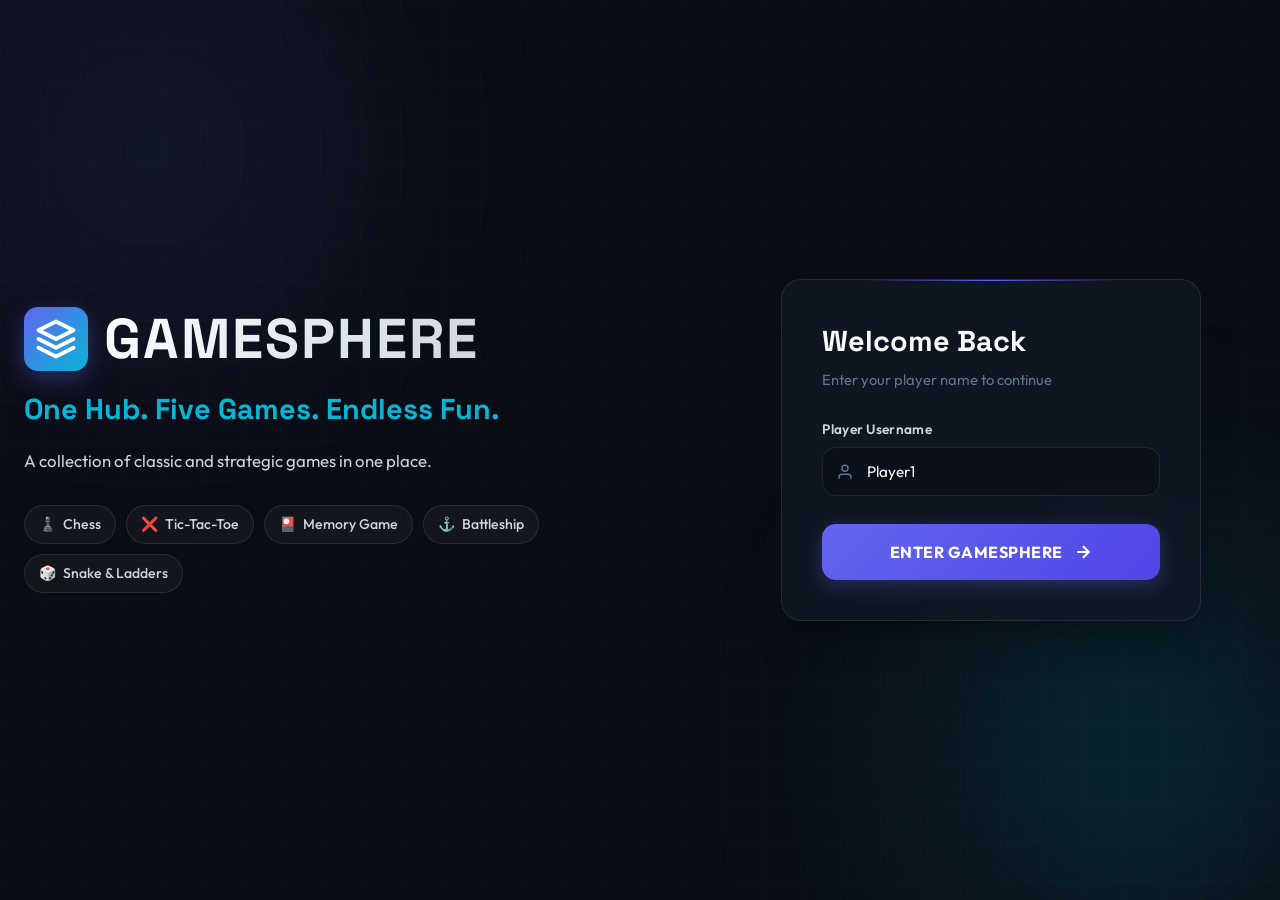
<file: ajt project/index.html>
<!DOCTYPE html>
<html lang="en">
<head>
    <meta charset="UTF-8">
    <meta name="viewport" content="width=device-width, initial-scale=1.0">
    <title>GameSphere - One Hub. Five Games. Endless Fun.</title>
    <!-- Google Fonts -->
    <link rel="preconnect" href="https://fonts.googleapis.com">
    <link rel="preconnect" href="https://fonts.gstatic.com" crossorigin>
    <link href="https://fonts.googleapis.com/css2?family=Outfit:wght@300;400;500;600;700;800&family=Space+Grotesk:wght@500;700&display=swap" rel="stylesheet">
    <link rel="stylesheet" href="style.css">
</head>
<body class="login-page">

    <!-- BACKGROUND GRAPHICS OVERLAY -->
    <div class="bg-effects">
        <div class="bg-glow spot-1"></div>
        <div class="bg-glow spot-2"></div>
        <div class="bg-grid-pattern"></div>
    </div>

    <div class="app-container">
        <!-- LOGIN / WELCOME VIEW -->
        <main class="welcome-layout">
            
            <!-- LEFT SIDE: BRAND & TAGLINE -->
            <section class="welcome-left">
                <div class="hero-logo-container">
                    <div class="logo-icon-wrap">
                        <svg width="42" height="42" viewBox="0 0 24 24" fill="none" stroke="currentColor" stroke-width="2.2" stroke-linecap="round" stroke-linejoin="round">
                            <polygon points="12 2 2 7 12 12 22 7 12 2"></polygon>
                            <polyline points="2 17 12 22 22 17"></polyline>
                            <polyline points="2 12 12 17 22 12"></polyline>
                        </svg>
                    </div>
                    <h1 class="brand-name">GAMESPHERE</h1>
                </div>

                <h2 class="hero-tagline">One Hub. Five Games. Endless Fun.</h2>
                <p class="hero-desc">
                    A collection of classic and strategic games in one place.
                </p>

                <!-- GAME PREVIEW PILLS -->
                <div class="game-pills-row">
                    <div class="pill-item">
                        <span class="pill-icon">♟️</span> Chess
                    </div>
                    <div class="pill-item">
                        <span class="pill-icon">❌</span> Tic-Tac-Toe
                    </div>
                    <div class="pill-item">
                        <span class="pill-icon">🎴</span> Memory Game
                    </div>
                    <div class="pill-item">
                        <span class="pill-icon">⚓</span> Battleship
                    </div>
                    <div class="pill-item">
                        <span class="pill-icon">🎲</span> Snake & Ladders
                    </div>
                </div>
            </section>

            <!-- RIGHT SIDE: CLEAN LOGIN CARD -->
            <section class="welcome-right">
                <div class="login-card">
                    <div class="card-header">
                        <h2 class="card-title">Welcome Back</h2>
                        <p class="card-subtitle">Enter your player name to continue</p>
                    </div>

                    <form class="login-form" action="home.html" method="GET">
                        <div class="input-group">
                            <label for="usernameInput" class="input-label">Player Username</label>
                            <div class="input-wrapper">
                                <span class="input-icon">
                                    <svg width="18" height="18" viewBox="0 0 24 24" fill="none" stroke="currentColor" stroke-width="2"><path d="M20 21v-2a4 4 0 0 0-4-4H8a4 4 0 0 0-4 4v2"/><circle cx="12" cy="7" r="4"/></svg>
                                </span>
                                <input type="text" id="usernameInput" class="form-input" placeholder="Enter username..." value="Player1" required>
                            </div>
                        </div>

                        <a href="home.html" class="btn-primary login-btn">
                            <span>ENTER GAMESPHERE</span>
                            <svg width="20" height="20" viewBox="0 0 24 24" fill="none" stroke="currentColor" stroke-width="2.5"><line x1="5" y1="12" x2="19" y2="12"/><polyline points="12 5 19 12 12 19"/></svg>
                        </a>
                    </form>
                </div>
            </section>

        </main>
    </div>

</body>
</html>
</file>
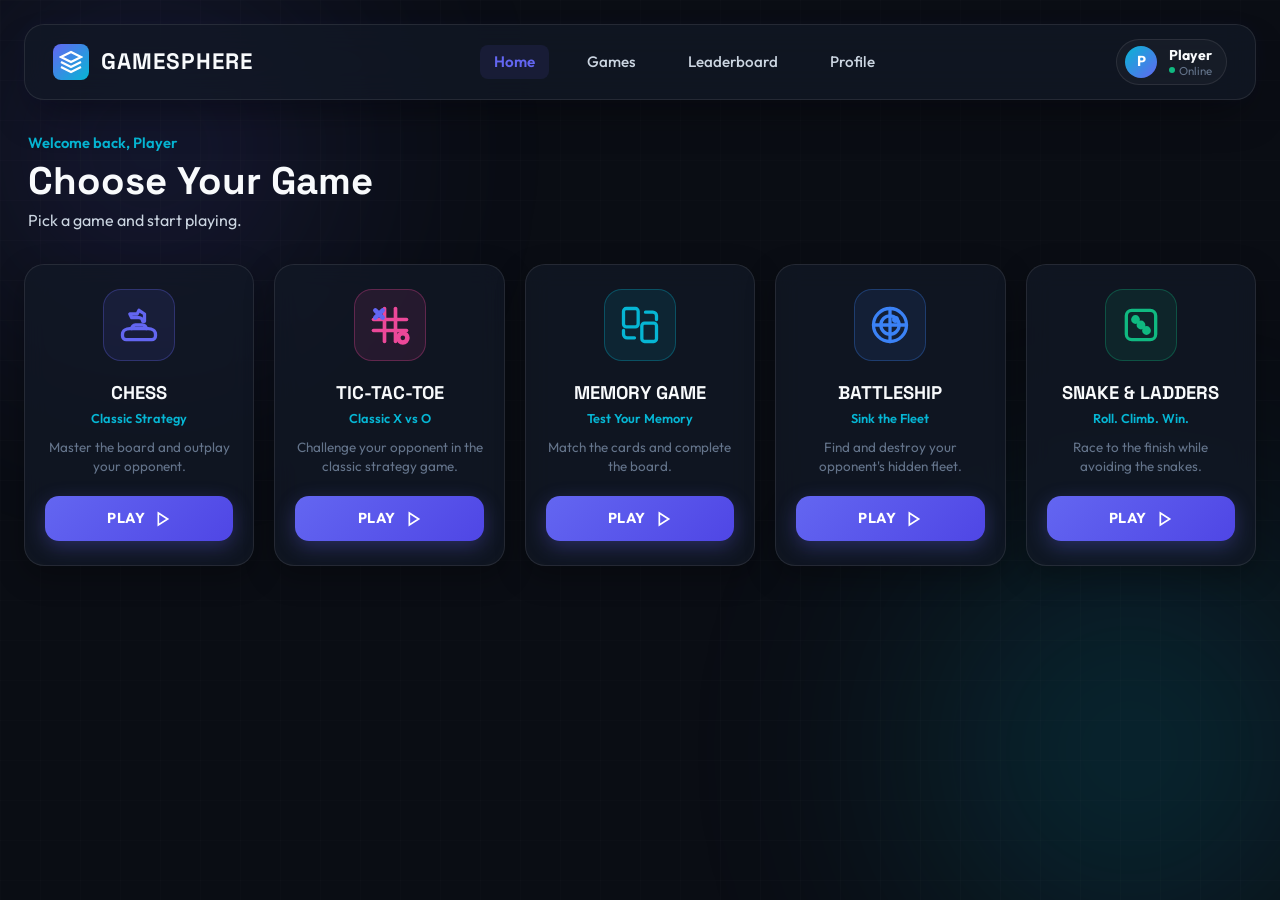
<file: ajt project/home.html>
<!DOCTYPE html>
<html lang="en">
<head>
    <meta charset="UTF-8">
    <meta name="viewport" content="width=device-width, initial-scale=1.0">
    <title>GameSphere - Choose Your Game</title>
    <!-- Google Fonts -->
    <link rel="preconnect" href="https://fonts.googleapis.com">
    <link rel="preconnect" href="https://fonts.gstatic.com" crossorigin>
    <link href="https://fonts.googleapis.com/css2?family=Outfit:wght@300;400;500;600;700;800&family=Space+Grotesk:wght@500;700&display=swap" rel="stylesheet">
    <link rel="stylesheet" href="style.css">
</head>
<body class="home-page">

    <!-- BACKGROUND GRAPHICS OVERLAY -->
    <div class="bg-effects">
        <div class="bg-glow spot-1"></div>
        <div class="bg-glow spot-2"></div>
        <div class="bg-grid-pattern"></div>
    </div>

    <div class="app-container">
        
        <!-- TOP NAVIGATION HEADER -->
        <header class="top-nav">
            <div class="nav-left">
                <a href="home.html" class="nav-logo">
                    <div class="logo-icon-sm">
                        <svg width="24" height="24" viewBox="0 0 24 24" fill="none" stroke="currentColor" stroke-width="2.2">
                            <polygon points="12 2 2 7 12 12 22 7 12 2"></polygon>
                            <polyline points="2 17 12 22 22 17"></polyline>
                            <polyline points="2 12 12 17 22 12"></polyline>
                        </svg>
                    </div>
                    <span class="nav-title">GAMESPHERE</span>
                </a>
            </div>

            <nav class="nav-center">
                <a href="home.html" class="nav-link active">Home</a>
                <a href="#games" class="nav-link">Games</a>
                <a href="#leaderboard" class="nav-link">Leaderboard</a>
                <a href="#profile" class="nav-link">Profile</a>
            </nav>

            <div class="nav-right">
                <div class="user-profile-badge">
                    <div class="avatar-circle">P</div>
                    <div class="user-info">
                        <span class="user-name">Player</span>
                        <span class="user-status"><span class="status-dot"></span> Online</span>
                    </div>
                </div>
            </div>
        </header>

        <!-- MAIN HERO SECTION -->
        <section class="hub-hero">
            <div class="hero-text-content">
                <span class="welcome-tag">Welcome back, Player</span>
                <h1 class="hub-heading">Choose Your Game</h1>
                <p class="hub-subtext">Pick a game and start playing.</p>
            </div>
        </section>

        <!-- MAIN CONTENT: 5 GAME CARDS GRID -->
        <main class="hub-content" id="games">
            <div class="games-grid">

                <!-- GAME CARD 1: CHESS -->
                <article class="game-card">
                    <div class="card-icon-area">
                        <div class="card-icon-circle chess-glow">
                            <svg width="44" height="44" viewBox="0 0 24 24" fill="none" stroke="currentColor" stroke-width="1.8" stroke-linecap="round" stroke-linejoin="round">
                                <path d="M19 20H5a2 2 0 0 1-2-2v-1c0-2 2-3 4-3h10c2 0 4 1 4 3v1a2 2 0 0 1-2 2z"></path>
                                <path d="M16 14a2 2 0 0 0-2-2h-4a2 2 0 0 0-2 2"></path>
                                <path d="M14 10a2 2 0 0 0-2-2H8l-1-2h4l1-2 3 2v4z"></path>
                            </svg>
                        </div>
                    </div>
                    <div class="card-body">
                        <h2 class="game-title">CHESS</h2>
                        <span class="game-subtitle">Classic Strategy</span>
                        <p class="game-desc">Master the board and outplay your opponent.</p>
                    </div>
                    <div class="card-action">
                        <a href="#" class="btn-primary play-btn">
                            <span>PLAY</span>
                            <svg width="16" height="16" viewBox="0 0 24 24" fill="none" stroke="currentColor" stroke-width="2.5"><polygon points="5 3 19 12 5 21 5 3"/></svg>
                        </a>
                    </div>
                </article>

                <!-- GAME CARD 2: TIC-TAC-TOE -->
                <article class="game-card">
                    <div class="card-icon-area">
                        <div class="card-icon-circle tictactoe-glow">
                            <svg width="44" height="44" viewBox="0 0 24 24" fill="none" stroke="currentColor" stroke-width="2" stroke-linecap="round" stroke-linejoin="round">
                                <line x1="9" y1="3" x2="9" y2="21"></line>
                                <line x1="15" y1="3" x2="15" y2="21"></line>
                                <line x1="3" y1="9" x2="21" y2="9"></line>
                                <line x1="3" y1="15" x2="21" y2="15"></line>
                                <path d="M4 4l4 4m0-4L4 8" stroke="#6366f1" stroke-width="2.5"></path>
                                <circle cx="19" cy="19" r="2.5" stroke="#ec4899" stroke-width="2.5"></circle>
                            </svg>
                        </div>
                    </div>
                    <div class="card-body">
                        <h2 class="game-title">TIC-TAC-TOE</h2>
                        <span class="game-subtitle">Classic X vs O</span>
                        <p class="game-desc">Challenge your opponent in the classic strategy game.</p>
                    </div>
                    <div class="card-action">
                        <a href="#" class="btn-primary play-btn">
                            <span>PLAY</span>
                            <svg width="16" height="16" viewBox="0 0 24 24" fill="none" stroke="currentColor" stroke-width="2.5"><polygon points="5 3 19 12 5 21 5 3"/></svg>
                        </a>
                    </div>
                </article>

                <!-- GAME CARD 3: MEMORY GAME -->
                <article class="game-card">
                    <div class="card-icon-area">
                        <div class="card-icon-circle memory-glow">
                            <svg width="44" height="44" viewBox="0 0 24 24" fill="none" stroke="currentColor" stroke-width="1.8" stroke-linecap="round" stroke-linejoin="round">
                                <rect x="3" y="3" width="8" height="10" rx="1.5"></rect>
                                <rect x="13" y="11" width="8" height="10" rx="1.5"></rect>
                                <path d="M15 5h4a2 2 0 0 1 2 2v2"></path>
                                <path d="M9 19H5a2 2 0 0 1-2-2v-2"></path>
                            </svg>
                        </div>
                    </div>
                    <div class="card-body">
                        <h2 class="game-title">MEMORY GAME</h2>
                        <span class="game-subtitle">Test Your Memory</span>
                        <p class="game-desc">Match the cards and complete the board.</p>
                    </div>
                    <div class="card-action">
                        <a href="#" class="btn-primary play-btn">
                            <span>PLAY</span>
                            <svg width="16" height="16" viewBox="0 0 24 24" fill="none" stroke="currentColor" stroke-width="2.5"><polygon points="5 3 19 12 5 21 5 3"/></svg>
                        </a>
                    </div>
                </article>

                <!-- GAME CARD 4: BATTLESHIP -->
                <article class="game-card">
                    <div class="card-icon-area">
                        <div class="card-icon-circle battleship-glow">
                            <svg width="44" height="44" viewBox="0 0 24 24" fill="none" stroke="currentColor" stroke-width="1.8" stroke-linecap="round" stroke-linejoin="round">
                                <circle cx="12" cy="12" r="9"></circle>
                                <circle cx="12" cy="12" r="5"></circle>
                                <line x1="12" y1="3" x2="12" y2="21"></line>
                                <line x1="3" y1="12" x2="21" y2="12"></line>
                                <circle cx="15" cy="9" r="1" fill="currentColor"></circle>
                            </svg>
                        </div>
                    </div>
                    <div class="card-body">
                        <h2 class="game-title">BATTLESHIP</h2>
                        <span class="game-subtitle">Sink the Fleet</span>
                        <p class="game-desc">Find and destroy your opponent's hidden fleet.</p>
                    </div>
                    <div class="card-action">
                        <a href="#" class="btn-primary play-btn">
                            <span>PLAY</span>
                            <svg width="16" height="16" viewBox="0 0 24 24" fill="none" stroke="currentColor" stroke-width="2.5"><polygon points="5 3 19 12 5 21 5 3"/></svg>
                        </a>
                    </div>
                </article>

                <!-- GAME CARD 5: SNAKE & LADDERS -->
                <article class="game-card">
                    <div class="card-icon-area">
                        <div class="card-icon-circle snakeladder-glow">
                            <svg width="44" height="44" viewBox="0 0 24 24" fill="none" stroke="currentColor" stroke-width="1.8" stroke-linecap="round" stroke-linejoin="round">
                                <rect x="4" y="4" width="16" height="16" rx="3"></rect>
                                <circle cx="9" cy="9" r="1.5" fill="currentColor"></circle>
                                <circle cx="15" cy="15" r="1.5" fill="currentColor"></circle>
                                <circle cx="12" cy="12" r="1.5" fill="currentColor"></circle>
                            </svg>
                        </div>
                    </div>
                    <div class="card-body">
                        <h2 class="game-title">SNAKE & LADDERS</h2>
                        <span class="game-subtitle">Roll. Climb. Win.</span>
                        <p class="game-desc">Race to the finish while avoiding the snakes.</p>
                    </div>
                    <div class="card-action">
                        <a href="#" class="btn-primary play-btn">
                            <span>PLAY</span>
                            <svg width="16" height="16" viewBox="0 0 24 24" fill="none" stroke="currentColor" stroke-width="2.5"><polygon points="5 3 19 12 5 21 5 3"/></svg>
                        </a>
                    </div>
                </article>

            </div>
        </main>

    </div>

</body>
</html>
</file>
<file: ajt project/style.css>
:root {
    /* Color Palette */
    --bg-dark: #0a0d14;
    --bg-card: rgba(18, 24, 38, 0.75);
    --bg-card-hover: rgba(26, 35, 54, 0.85);
    
    /* Accents */
    --accent-primary: #6366f1;
    --accent-primary-hover: #4f46e5;
    --accent-cyan: #06b6d4;
    --accent-pink: #ec4899;
    --accent-emerald: #10b981;
    
    /* Text Colors */
    --text-primary: #f8fafc;
    --text-secondary: #cbd5e1;
    --text-muted: #64748b;
    
    /* Borders & Glass */
    --border-color: rgba(255, 255, 255, 0.09);
    --border-hover: rgba(99, 102, 241, 0.4);
    --glass-shadow: 0 20px 40px -15px rgba(0, 0, 0, 0.5), 0 0 20px rgba(99, 102, 241, 0.05);

    /* Fonts */
    --font-main: 'Outfit', -apple-system, BlinkMacSystemFont, sans-serif;
    --font-heading: 'Space Grotesk', var(--font-main);
    
    /* Radius */
    --radius-sm: 8px;
    --radius-md: 14px;
    --radius-lg: 20px;
    --radius-full: 9999px;
}

/* Reset & Base Setup */
* {
    margin: 0;
    padding: 0;
    box-sizing: border-box;
}

body {
    font-family: var(--font-main);
    background-color: var(--bg-dark);
    color: var(--text-primary);
    min-height: 100vh;
    overflow-x: hidden;
    line-height: 1.5;
    -webkit-font-smoothing: antialiased;
}

/* ==========================================
   BACKGROUND GRAPHICS & AMBIENT GLOWS
   ========================================== */
.bg-effects {
    position: fixed;
    top: 0;
    left: 0;
    width: 100vw;
    height: 100vh;
    pointer-events: none;
    z-index: 0;
    overflow: hidden;
}

.bg-glow {
    position: absolute;
    border-radius: 50%;
    filter: blur(120px);
    opacity: 0.25;
}

.spot-1 {
    width: 500px;
    height: 500px;
    background: radial-gradient(circle, var(--accent-primary) 0%, rgba(0,0,0,0) 70%);
    top: -100px;
    left: -100px;
}

.spot-2 {
    width: 600px;
    height: 600px;
    background: radial-gradient(circle, var(--accent-cyan) 0%, rgba(0,0,0,0) 70%);
    bottom: -150px;
    right: -150px;
}

.bg-grid-pattern {
    position: absolute;
    inset: 0;
    background-image: 
        linear-gradient(rgba(255, 255, 255, 0.03) 1px, transparent 1px),
        linear-gradient(90deg, rgba(255, 255, 255, 0.03) 1px, transparent 1px);
    background-size: 40px 40px;
    opacity: 0.4;
}

/* ==========================================
   APP CONTAINER
   ========================================== */
.app-container {
    position: relative;
    z-index: 1;
    max-width: 1280px;
    margin: 0 auto;
    padding: 24px;
    min-height: 100vh;
    display: flex;
    flex-direction: column;
}

/* ==========================================
   LOGIN / WELCOME PAGE STYLES
   ========================================== */
.login-page .app-container {
    justify-content: center;
}

.welcome-layout {
    display: grid;
    grid-template-columns: 1.1fr 0.9fr;
    gap: 56px;
    align-items: center;
    width: 100%;
    padding: 40px 0;
}

.welcome-left {
    display: flex;
    flex-direction: column;
    gap: 20px;
}

.hero-logo-container {
    display: flex;
    align-items: center;
    gap: 16px;
}

.logo-icon-wrap {
    width: 64px;
    height: 64px;
    background: linear-gradient(135deg, var(--accent-primary), var(--accent-cyan));
    border-radius: var(--radius-md);
    display: flex;
    align-items: center;
    justify-content: center;
    color: #ffffff;
    box-shadow: 0 8px 24px rgba(99, 102, 241, 0.35);
}

.brand-name {
    font-family: var(--font-heading);
    font-size: 3.5rem;
    font-weight: 800;
    letter-spacing: 2px;
    background: linear-gradient(135deg, #ffffff 0%, #cbd5e1 100%);
    -webkit-background-clip: text;
    -webkit-text-fill-color: transparent;
    line-height: 1;
}

.hero-tagline {
    font-family: var(--font-heading);
    font-size: 1.8rem;
    font-weight: 700;
    color: var(--accent-cyan);
    line-height: 1.3;
}

.hero-desc {
    font-size: 1.05rem;
    color: var(--text-secondary);
    max-width: 480px;
    line-height: 1.6;
}

.game-pills-row {
    display: flex;
    flex-wrap: wrap;
    gap: 10px;
    margin-top: 10px;
}

.pill-item {
    background: rgba(255, 255, 255, 0.04);
    border: 1px solid var(--border-color);
    padding: 8px 14px;
    border-radius: var(--radius-full);
    font-size: 0.88rem;
    font-weight: 500;
    color: var(--text-secondary);
    display: flex;
    align-items: center;
    gap: 6px;
}

/* LOGIN CARD */
.welcome-right {
    display: flex;
    justify-content: center;
}

.login-card {
    background: var(--bg-card);
    backdrop-filter: blur(16px);
    border: 1px solid var(--border-color);
    border-radius: var(--radius-lg);
    padding: 40px;
    width: 100%;
    max-width: 420px;
    box-shadow: var(--glass-shadow);
    position: relative;
}

.login-card::before {
    content: '';
    position: absolute;
    top: 0;
    left: 20%;
    right: 20%;
    height: 1px;
    background: linear-gradient(90deg, transparent, var(--accent-primary), transparent);
}

.card-header {
    margin-bottom: 28px;
}

.card-title {
    font-family: var(--font-heading);
    font-size: 1.8rem;
    font-weight: 700;
    color: var(--text-primary);
    margin-bottom: 6px;
}

.card-subtitle {
    font-size: 0.92rem;
    color: var(--text-muted);
}

.login-form {
    display: flex;
    flex-direction: column;
    gap: 20px;
}

.input-group {
    display: flex;
    flex-direction: column;
    gap: 8px;
}

.input-label {
    font-size: 0.85rem;
    font-weight: 600;
    color: var(--text-secondary);
    letter-spacing: 0.3px;
}

.input-wrapper {
    position: relative;
    display: flex;
    align-items: center;
}

.input-icon {
    position: absolute;
    left: 14px;
    color: var(--text-muted);
    display: flex;
    align-items: center;
    pointer-events: none;
}

.form-input {
    width: 100%;
    background: rgba(10, 13, 20, 0.6);
    border: 1px solid var(--border-color);
    border-radius: var(--radius-md);
    padding: 14px 14px 14px 44px;
    color: var(--text-primary);
    font-family: var(--font-main);
    font-size: 0.95rem;
    outline: none;
    transition: all 0.2s ease;
}

.form-input:focus {
    border-color: var(--accent-primary);
    box-shadow: 0 0 0 3px rgba(99, 102, 241, 0.15);
    background: rgba(10, 13, 20, 0.8);
}

/* BUTTONS */
.btn-primary {
    background: linear-gradient(135deg, var(--accent-primary) 0%, var(--accent-primary-hover) 100%);
    color: #ffffff;
    border: none;
    border-radius: var(--radius-md);
    padding: 14px 24px;
    font-family: var(--font-main);
    font-size: 0.95rem;
    font-weight: 700;
    letter-spacing: 0.5px;
    text-decoration: none;
    display: inline-flex;
    align-items: center;
    justify-content: center;
    gap: 10px;
    transition: all 0.25s ease;
    box-shadow: 0 6px 20px rgba(99, 102, 241, 0.3);
    cursor: pointer;
}

.btn-primary:hover {
    transform: translateY(-2px);
    box-shadow: 0 10px 25px rgba(99, 102, 241, 0.45);
}

.login-btn {
    width: 100%;
    margin-top: 8px;
    padding: 16px;
    font-size: 1rem;
}

/* ==========================================
   GAME HOME PAGE STYLES
   ========================================== */

/* TOP NAV HEADER */
.top-nav {
    display: flex;
    justify-content: space-between;
    align-items: center;
    background: var(--bg-card);
    backdrop-filter: blur(16px);
    border: 1px solid var(--border-color);
    padding: 14px 28px;
    border-radius: var(--radius-lg);
    margin-bottom: 32px;
    box-shadow: var(--glass-shadow);
}

.nav-logo {
    display: flex;
    align-items: center;
    gap: 12px;
    text-decoration: none;
}

.logo-icon-sm {
    width: 36px;
    height: 36px;
    background: linear-gradient(135deg, var(--accent-primary), var(--accent-cyan));
    border-radius: var(--radius-sm);
    display: flex;
    align-items: center;
    justify-content: center;
    color: #ffffff;
}

.nav-title {
    font-family: var(--font-heading);
    font-size: 1.4rem;
    font-weight: 800;
    letter-spacing: 1px;
    color: var(--text-primary);
}

.nav-center {
    display: flex;
    gap: 24px;
}

.nav-link {
    color: var(--text-secondary);
    text-decoration: none;
    font-weight: 500;
    font-size: 0.95rem;
    padding: 6px 14px;
    border-radius: var(--radius-sm);
    transition: all 0.2s ease;
}

.nav-link:hover {
    color: var(--text-primary);
    background: rgba(255, 255, 255, 0.05);
}

.nav-link.active {
    color: var(--accent-primary);
    background: rgba(99, 102, 241, 0.1);
    font-weight: 600;
}

.user-profile-badge {
    display: flex;
    align-items: center;
    gap: 12px;
    background: rgba(255, 255, 255, 0.03);
    border: 1px solid var(--border-color);
    padding: 6px 14px 6px 8px;
    border-radius: var(--radius-full);
}

.avatar-circle {
    width: 32px;
    height: 32px;
    background: linear-gradient(135deg, var(--accent-cyan), var(--accent-primary));
    color: #ffffff;
    font-weight: 700;
    border-radius: 50%;
    display: flex;
    align-items: center;
    justify-content: center;
    font-size: 0.9rem;
}

.user-info {
    display: flex;
    flex-direction: column;
    line-height: 1.2;
}

.user-name {
    font-size: 0.88rem;
    font-weight: 700;
    color: var(--text-primary);
}

.user-status {
    font-size: 0.72rem;
    color: var(--text-muted);
    display: flex;
    align-items: center;
    gap: 4px;
}

.status-dot {
    width: 6px;
    height: 6px;
    background-color: var(--accent-emerald);
    border-radius: 50%;
}

/* HUB HERO */
.hub-hero {
    margin-bottom: 32px;
    padding: 0 4px;
}

.welcome-tag {
    font-size: 0.92rem;
    color: var(--accent-cyan);
    font-weight: 600;
    margin-bottom: 6px;
    display: block;
}

.hub-heading {
    font-family: var(--font-heading);
    font-size: 2.4rem;
    font-weight: 800;
    color: var(--text-primary);
    line-height: 1.1;
    margin-bottom: 6px;
}

.hub-subtext {
    font-size: 1rem;
    color: var(--text-secondary);
}

/* GAME CARDS GRID (FIT FOR DESKTOP VIEWPORT) */
.hub-content {
    flex: 1;
}

.games-grid {
    display: grid;
    grid-template-columns: repeat(5, 1fr);
    gap: 20px;
    align-items: stretch;
}

.game-card {
    background: var(--bg-card);
    backdrop-filter: blur(12px);
    border: 1px solid var(--border-color);
    border-radius: var(--radius-lg);
    padding: 24px 20px;
    display: flex;
    flex-direction: column;
    position: relative;
    transition: all 0.3s cubic-bezier(0.16, 1, 0.3, 1);
    box-shadow: 0 10px 30px rgba(0,0,0,0.3);
}

.game-card:hover {
    transform: translateY(-6px);
    border-color: var(--border-hover);
    box-shadow: 0 18px 40px rgba(0, 0, 0, 0.4), 0 0 25px rgba(99, 102, 241, 0.15);
    background: var(--bg-card-hover);
}

/* CARD ICON */
.card-icon-area {
    display: flex;
    justify-content: center;
    align-items: center;
    margin-bottom: 18px;
}

.card-icon-circle {
    width: 72px;
    height: 72px;
    border-radius: 18px;
    display: flex;
    align-items: center;
    justify-content: center;
    background: rgba(255, 255, 255, 0.03);
    border: 1px solid var(--border-color);
    transition: all 0.3s ease;
}

.chess-glow {
    color: #6366f1;
    background: rgba(99, 102, 241, 0.1);
    border-color: rgba(99, 102, 241, 0.3);
}

.tictactoe-glow {
    color: #ec4899;
    background: rgba(236, 72, 153, 0.1);
    border-color: rgba(236, 72, 153, 0.3);
}

.memory-glow {
    color: #06b6d4;
    background: rgba(6, 182, 212, 0.1);
    border-color: rgba(6, 182, 212, 0.3);
}

.battleship-glow {
    color: #3b82f6;
    background: rgba(59, 130, 246, 0.1);
    border-color: rgba(59, 130, 246, 0.3);
}

.snakeladder-glow {
    color: #10b981;
    background: rgba(16, 185, 129, 0.1);
    border-color: rgba(16, 185, 129, 0.3);
}

.game-card:hover .card-icon-circle {
    transform: scale(1.08);
}

/* CARD BODY */
.card-body {
    flex: 1;
    display: flex;
    flex-direction: column;
    align-items: center;
    text-align: center;
    margin-bottom: 20px;
}

.game-title {
    font-family: var(--font-heading);
    font-size: 1.15rem;
    font-weight: 700;
    color: var(--text-primary);
    margin-bottom: 2px;
}

.game-subtitle {
    font-size: 0.8rem;
    font-weight: 600;
    color: var(--accent-cyan);
    margin-bottom: 10px;
    display: block;
}

.game-desc {
    font-size: 0.84rem;
    color: var(--text-muted);
    line-height: 1.4;
}

/* PLAY BUTTON */
.card-action {
    width: 100%;
}

.play-btn {
    width: 100%;
    padding: 12px;
    font-size: 0.9rem;
}

/* ==========================================
   RESPONSIVE DESIGN FOR DESKTOP AND TABLET
   ========================================== */
@media (max-width: 1100px) {
    .games-grid {
        grid-template-columns: repeat(3, 1fr);
    }
}

@media (max-width: 900px) {
    .welcome-layout {
        grid-template-columns: 1fr;
        gap: 36px;
        text-align: center;
    }

    .welcome-left {
        align-items: center;
    }

    .hero-desc {
        max-width: 100%;
    }

    .game-pills-row {
        justify-content: center;
    }

    .games-grid {
        grid-template-columns: repeat(2, 1fr);
    }

    .top-nav {
        flex-direction: column;
        gap: 16px;
    }
}

@media (max-width: 550px) {
    .games-grid {
        grid-template-columns: 1fr;
    }
}
</file>
